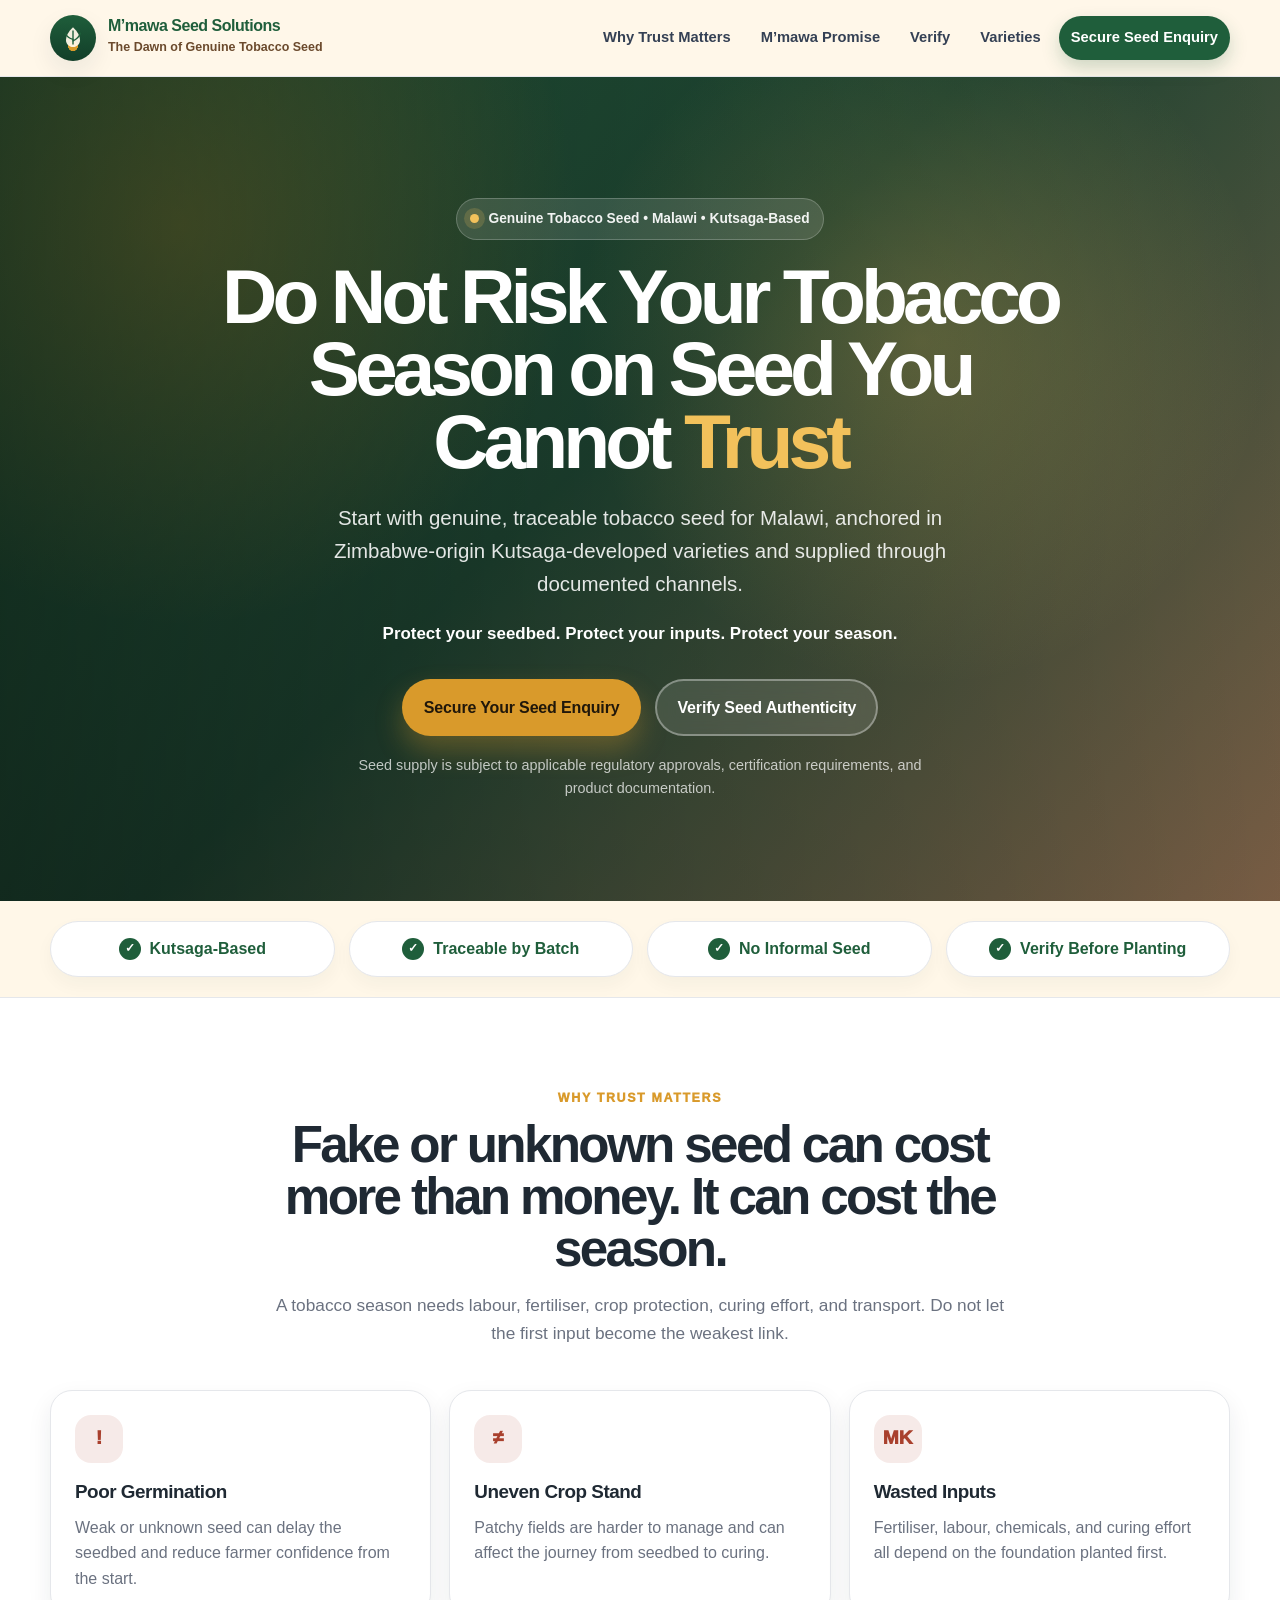
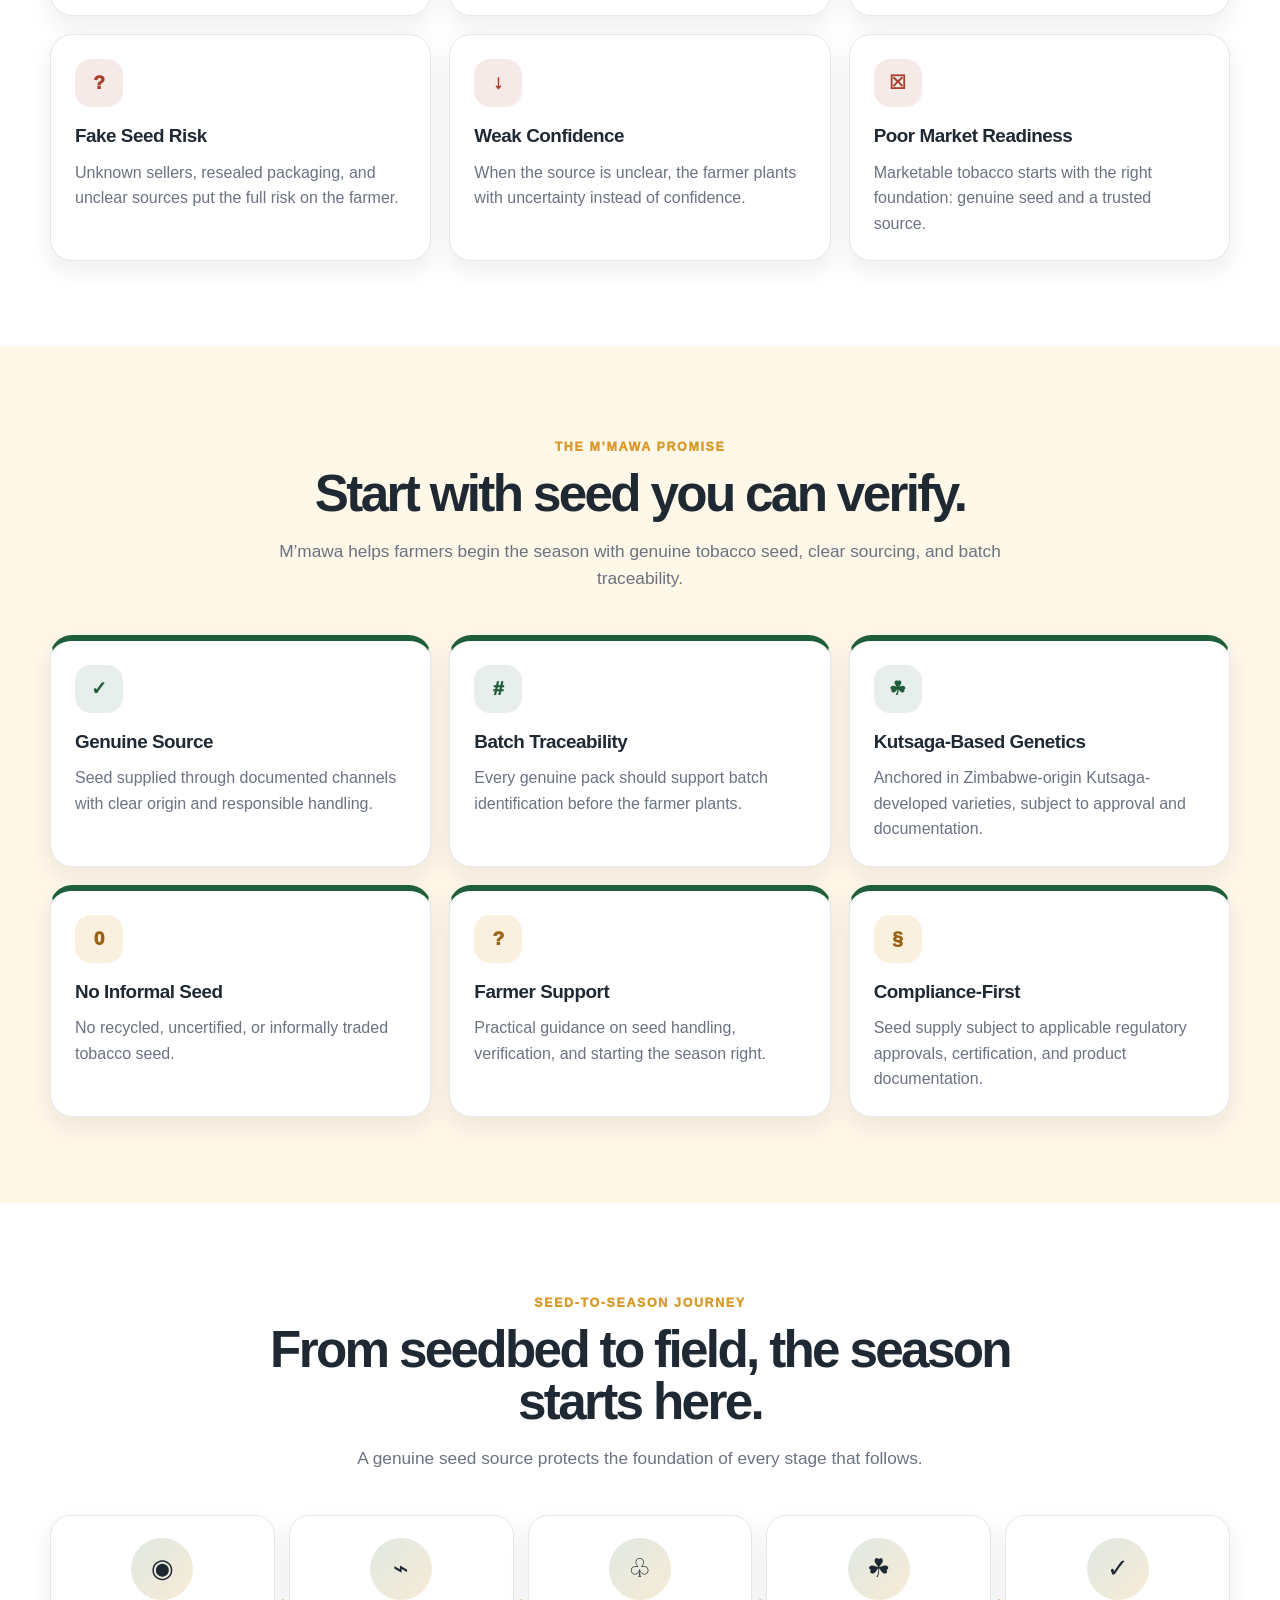
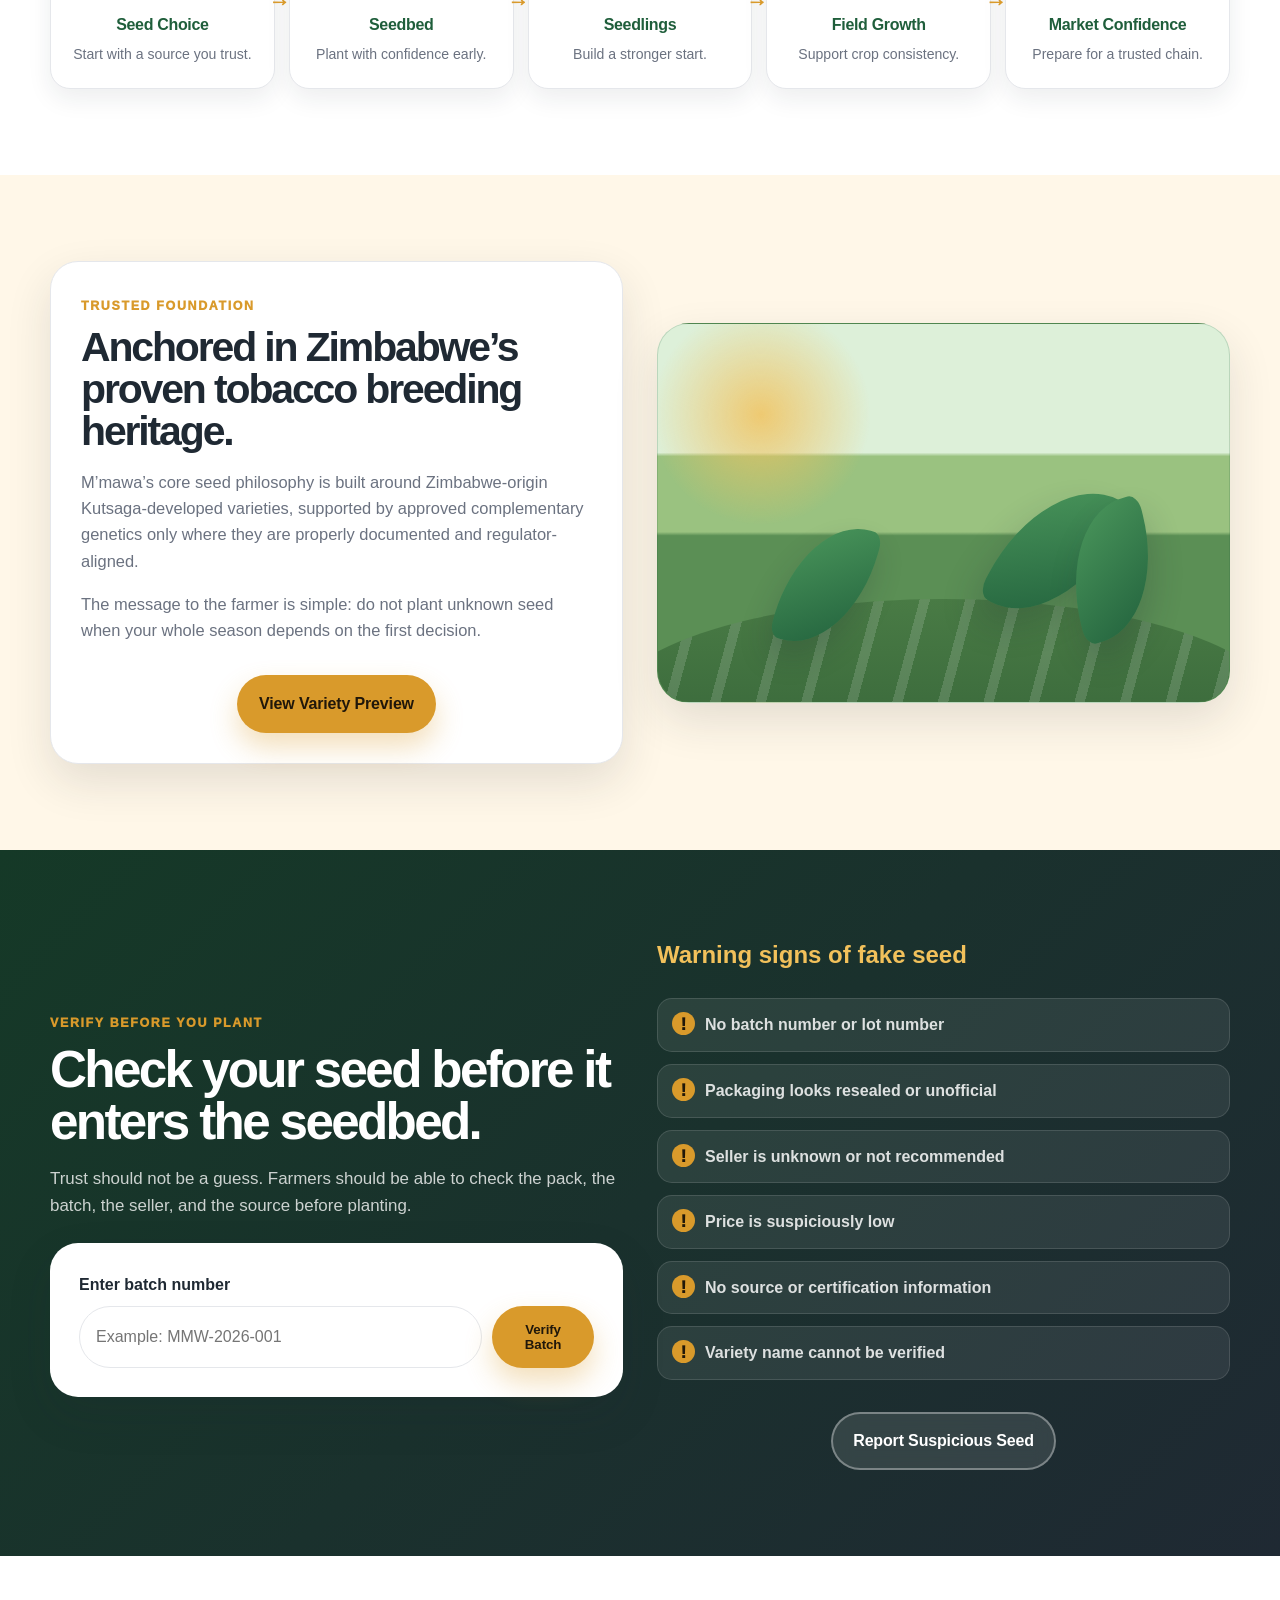
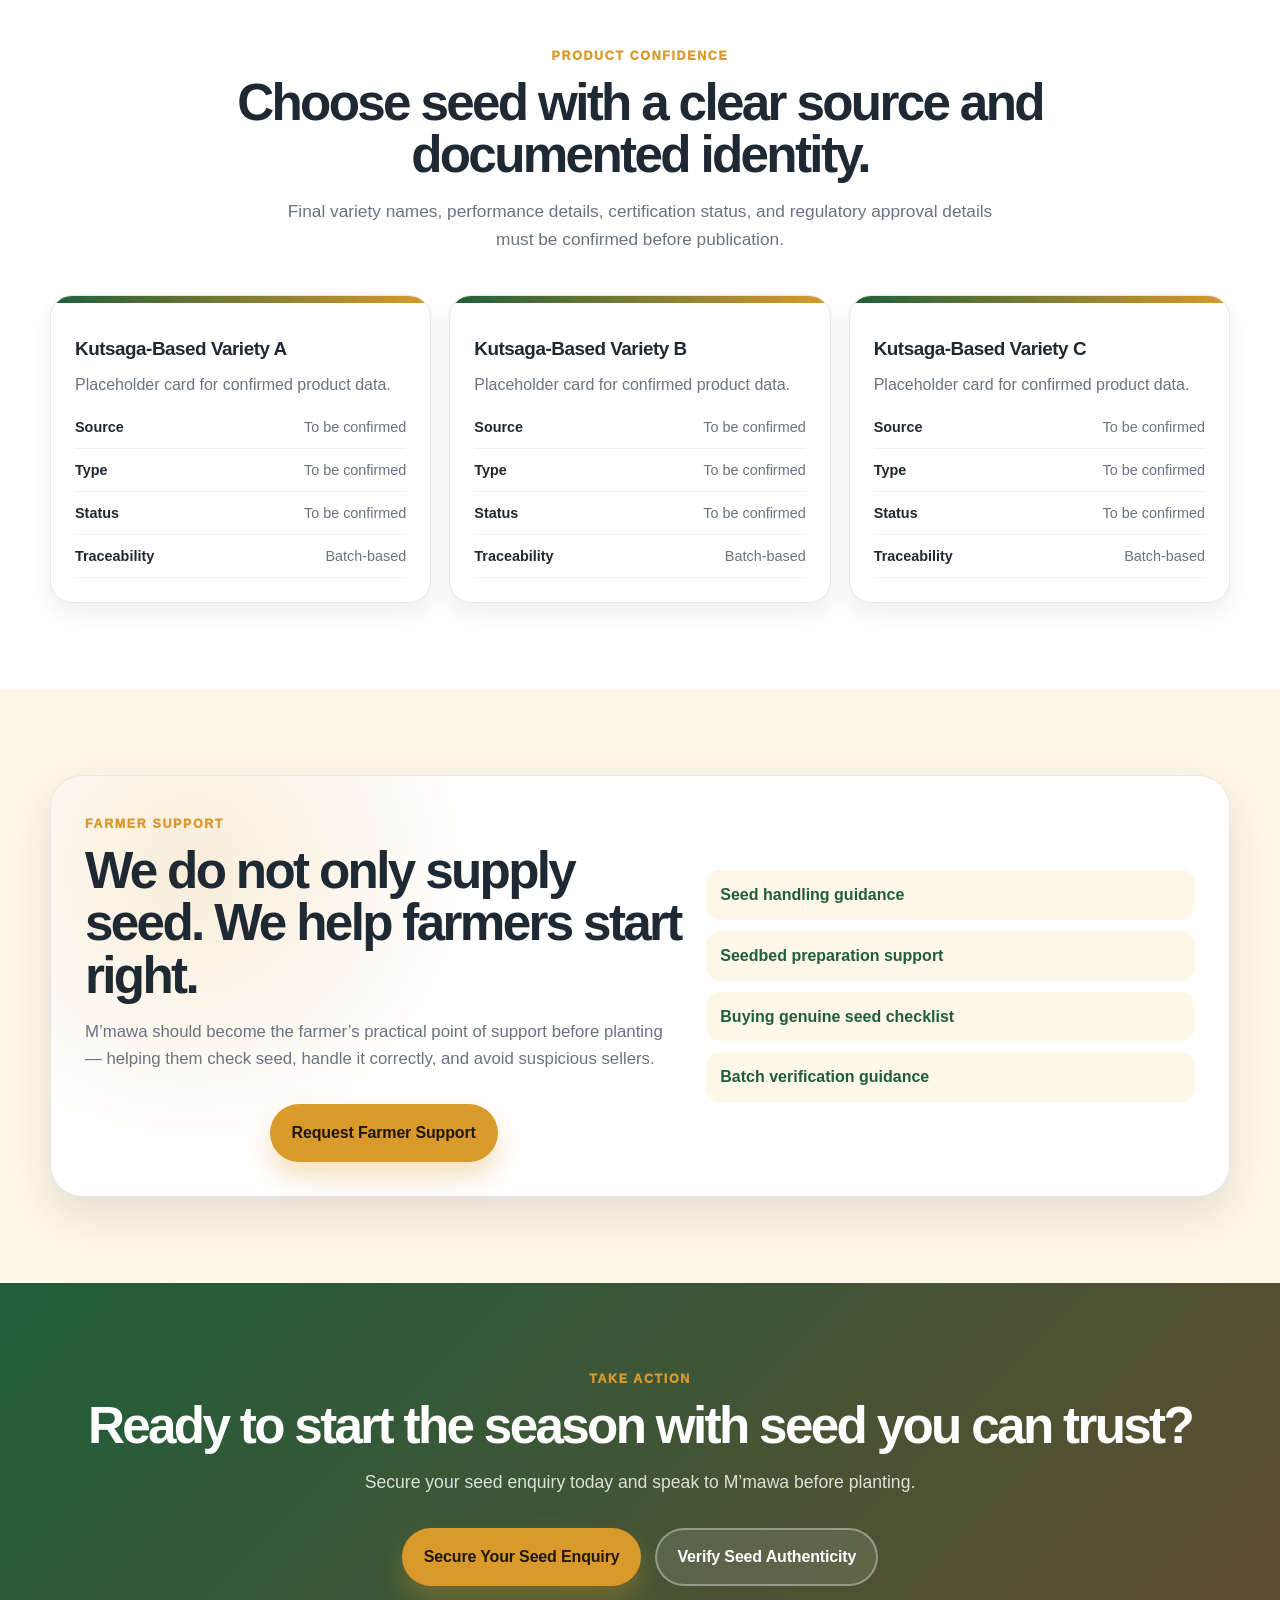
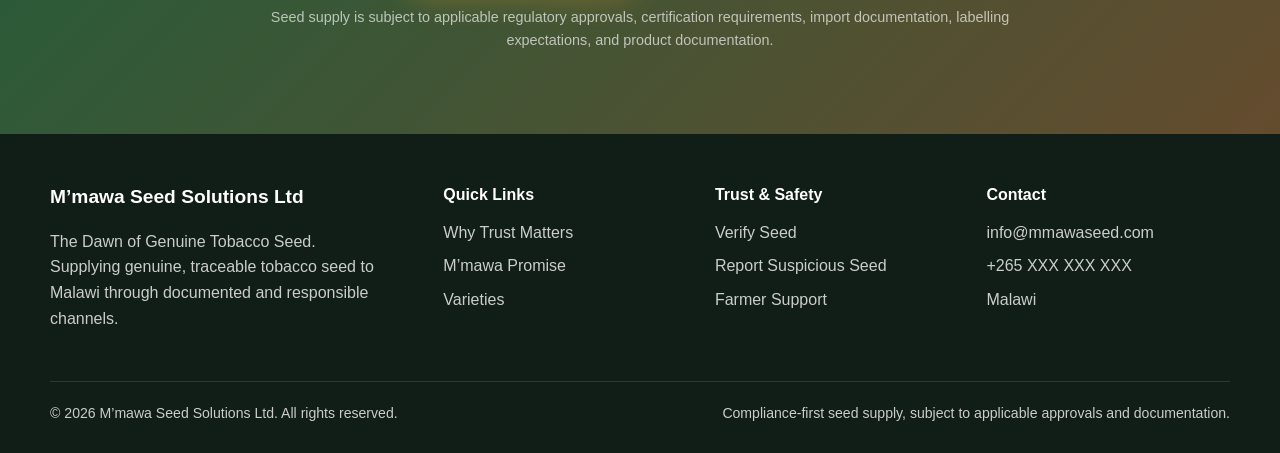
<file: index.html>
<!DOCTYPE html>
<html lang="en">
<head>
  <meta charset="UTF-8" />
  <meta name="viewport" content="width=device-width, initial-scale=1.0" />
  <title>M’mawa Seed Solutions Ltd | Seed You Can Trust</title>
  <meta name="description" content="M’mawa Seed Solutions Ltd helps Malawi tobacco farmers start the season with genuine, traceable tobacco seed anchored in Zimbabwe-origin Kutsaga-developed varieties." />
  <style>
    :root {
      --green: #1F5E3B;
      --green-2: #2F7A4C;
      --gold: #D99A2B;
      --gold-2: #F2C15B;
      --brown: #6B4A2D;
      --cream: #FFF7E8;
      --cream-2: #F7ECD6;
      --charcoal: #1F2933;
      --muted: #6B7280;
      --white: #FFFFFF;
      --border: #E5E7EB;
      --danger: #A9402D;
      --shadow: 0 18px 45px rgba(31, 41, 51, 0.12);
      --shadow-soft: 0 10px 25px rgba(31, 41, 51, 0.08);
      --radius: 22px;
      --radius-sm: 14px;
      --max: 1180px;
    }

    * { box-sizing: border-box; }

    html {
      scroll-behavior: smooth;
    }

    body {
      margin: 0;
      font-family: Inter, Segoe UI, Roboto, Helvetica, Arial, sans-serif;
      color: var(--charcoal);
      background: var(--white);
      line-height: 1.6;
    }

    a { color: inherit; text-decoration: none; }

    .container {
      width: min(var(--max), calc(100% - 40px));
      margin: 0 auto;
    }

    .skip-link {
      position: absolute;
      left: -999px;
      top: 12px;
      z-index: 999;
      padding: 10px 14px;
      background: var(--green);
      color: white;
      border-radius: 10px;
    }
    .skip-link:focus { left: 12px; }

    .site-header {
      position: sticky;
      top: 0;
      z-index: 100;
      background: rgba(255, 247, 232, 0.93);
      backdrop-filter: blur(16px);
      border-bottom: 1px solid rgba(229, 231, 235, 0.9);
    }

    .header-inner {
      width: min(var(--max), calc(100% - 28px));
      margin: 0 auto;
      display: flex;
      align-items: center;
      justify-content: space-between;
      min-height: 76px;
      gap: 20px;
    }

    .brand {
      display: flex;
      align-items: center;
      gap: 12px;
      min-width: 245px;
    }

    .brand-mark {
      width: 46px;
      height: 46px;
      border-radius: 50%;
      background:
        radial-gradient(circle at 50% 68%, var(--gold) 0 12%, transparent 13%),
        linear-gradient(180deg, var(--green), #123E29);
      display: grid;
      place-items: center;
      box-shadow: var(--shadow-soft);
      flex: 0 0 auto;
    }

    .brand-mark svg { width: 30px; height: 30px; }

    .brand-name {
      display: block;
      font-weight: 900;
      letter-spacing: -0.03em;
      color: var(--green);
      line-height: 1.05;
    }

    .brand-tag {
      display: block;
      font-size: 0.78rem;
      color: var(--brown);
      font-weight: 650;
      margin-top: 3px;
    }

    .main-nav {
      display: flex;
      align-items: center;
      gap: 6px;
      font-size: 0.92rem;
      font-weight: 750;
      color: #344054;
    }

    .main-nav a {
      padding: 10px 12px;
      border-radius: 999px;
    }

    .main-nav a:hover {
      background: rgba(31, 94, 59, 0.09);
      color: var(--green);
    }

    .nav-cta {
      background: var(--green);
      color: white !important;
      box-shadow: 0 8px 18px rgba(31, 94, 59, 0.22);
    }

    .menu-btn {
      display: none;
      border: 0;
      background: var(--green);
      color: white;
      border-radius: 12px;
      padding: 10px 12px;
      font-weight: 800;
      cursor: pointer;
    }

    .mobile-nav {
      display: none;
      width: min(var(--max), calc(100% - 28px));
      margin: 0 auto 14px;
      padding: 12px;
      border-radius: 18px;
      background: white;
      box-shadow: var(--shadow-soft);
    }

    .mobile-nav a {
      display: block;
      padding: 12px;
      border-radius: 12px;
      font-weight: 800;
      color: var(--charcoal);
    }

    .mobile-nav a:hover { background: var(--cream); }

    .hero {
      position: relative;
      overflow: hidden;
      min-height: calc(100vh - 76px);
      display: flex;
      align-items: center;
      background:
        radial-gradient(circle at 14% 18%, rgba(217, 154, 43, 0.32), transparent 31%),
        linear-gradient(135deg, rgba(31, 94, 59, 0.97), rgba(20, 63, 42, 0.95) 46%, rgba(107, 74, 45, 0.88));
      color: white;
    }

    .hero::before {
      content: "";
      position: absolute;
      inset: 0;
      background:
        linear-gradient(90deg, rgba(0,0,0,0.46), rgba(0,0,0,0.22) 44%, rgba(0,0,0,0.04)),
        radial-gradient(circle at 72% 32%, rgba(242, 193, 91, 0.28), transparent 32%);
      pointer-events: none;
      z-index: 1;
    }

    .hero-grid {
      position: relative;
      z-index: 2;
      display: grid;
      grid-template-columns: 1fr;
      align-items: center;
      gap: 42px;
      padding: 74px 0 54px;
      max-width: 850px;
      margin: 0 auto;
    }

    .hero-copy {
      display: flex;
      flex-direction: column;
      align-items: center;
      text-align: center;
    }

    .eyebrow {
      display: inline-flex;
      align-items: center;
      gap: 9px;
      padding: 9px 13px;
      border-radius: 999px;
      background: rgba(255, 255, 255, 0.12);
      border: 1px solid rgba(255, 255, 255, 0.22);
      color: rgba(255,255,255,0.93);
      font-weight: 850;
      font-size: 0.86rem;
      margin-bottom: 20px;
    }

    .eyebrow-dot {
      width: 9px;
      height: 9px;
      border-radius: 50%;
      background: var(--gold-2);
      box-shadow: 0 0 0 6px rgba(242, 193, 91, 0.18);
    }

    h1 {
      margin: 0;
      font-size: clamp(2.4rem, 6vw, 5.6rem);
      line-height: 0.95;
      letter-spacing: -0.065em;
      max-width: 850px;
    }

    .hero h1 span {
      color: var(--gold-2);
    }

    .hero-sub {
      max-width: 650px;
      margin: 24px auto 0;
      font-size: clamp(1.03rem, 2vw, 1.28rem);
      color: rgba(255,255,255,0.88);
    }

    .hero-promise {
      margin: 19px auto 0;
      font-size: 1.06rem;
      font-weight: 900;
      color: white;
    }

    .btn-row {
      display: flex;
      flex-wrap: wrap;
      gap: 14px;
      margin-top: 32px;
      justify-content: center;
    }

    .btn {
      display: inline-flex;
      align-items: center;
      justify-content: center;
      gap: 10px;
      border: 2px solid transparent;
      border-radius: 999px;
      padding: 14px 20px;
      min-height: 52px;
      font-weight: 900;
      letter-spacing: -0.01em;
      cursor: pointer;
      transition: transform 0.2s ease, box-shadow 0.2s ease, background 0.2s ease;
    }

    .btn:hover { transform: translateY(-2px); }

    .btn-primary {
      background: var(--gold);
      color: #20170A;
      box-shadow: 0 14px 28px rgba(217, 154, 43, 0.32);
    }

    .btn-light {
      background: rgba(255,255,255,0.11);
      border-color: rgba(255,255,255,0.35);
      color: white;
      backdrop-filter: blur(10px);
    }

    .hero-note {
      margin: 18px auto 0;
      color: rgba(255,255,255,0.72);
      font-size: 0.9rem;
      max-width: 590px;
    }

    .trust-strip {
      background: var(--cream);
      border-bottom: 1px solid var(--border);
    }

    .trust-grid {
      display: grid;
      grid-template-columns: repeat(4, 1fr);
      gap: 14px;
      padding: 20px 0;
    }

    .trust-pill {
      display: flex;
      align-items: center;
      justify-content: center;
      gap: 9px;
      background: white;
      border: 1px solid var(--border);
      padding: 14px 12px;
      border-radius: 999px;
      font-weight: 900;
      color: var(--green);
      box-shadow: 0 8px 18px rgba(31, 41, 51, 0.04);
      text-align: center;
    }

    .trust-pill .check {
      width: 22px;
      height: 22px;
      border-radius: 50%;
      display: grid;
      place-items: center;
      color: white;
      background: var(--green);
      font-size: 0.78rem;
      flex: 0 0 auto;
    }

    .section {
      padding: 86px 0;
    }

    .section-cream {
      background: var(--cream);
    }

    .section-dark {
      background: linear-gradient(135deg, #153927, #1F2933);
      color: white;
    }

    .section-head {
      max-width: 820px;
      margin: 0 auto 42px;
      text-align: center;
    }

    .section-label {
      display: inline-block;
      color: var(--gold);
      text-transform: uppercase;
      letter-spacing: 0.13em;
      font-weight: 950;
      font-size: 0.78rem;
      margin-bottom: 10px;
    }

    h2 {
      margin: 0;
      font-size: clamp(2rem, 4vw, 3.5rem);
      line-height: 1.02;
      letter-spacing: -0.052em;
      color: var(--charcoal);
    }

    .section-dark h2 { color: white; }

    .section-head p {
      font-size: 1.08rem;
      color: var(--muted);
      margin: 17px auto 0;
      max-width: 730px;
    }

    .section-dark .section-head p { color: rgba(255,255,255,0.78); }

    .cards {
      display: grid;
      grid-template-columns: repeat(3, 1fr);
      gap: 18px;
    }

    .card {
      background: white;
      border: 1px solid var(--border);
      border-radius: var(--radius);
      padding: 24px;
      box-shadow: var(--shadow-soft);
      transition: transform 0.2s ease, box-shadow 0.2s ease;
    }

    .card:hover {
      transform: translateY(-4px);
      box-shadow: var(--shadow);
    }

    .card h3 {
      margin: 14px 0 8px;
      font-size: 1.18rem;
      letter-spacing: -0.025em;
      color: var(--charcoal);
    }

    .card p {
      margin: 0;
      color: var(--muted);
    }

    .icon {
      width: 48px;
      height: 48px;
      border-radius: 16px;
      display: grid;
      place-items: center;
      background: rgba(31, 94, 59, 0.1);
      color: var(--green);
      font-weight: 950;
      font-size: 1.2rem;
    }

    .icon-gold {
      background: rgba(217,154,43,0.15);
      color: #9A6214;
    }

    .icon-red {
      background: rgba(169,64,45,0.11);
      color: var(--danger);
    }

    .promise-card {
      border-top: 6px solid var(--green);
    }

    .journey {
      display: grid;
      grid-template-columns: repeat(5, 1fr);
      align-items: stretch;
      gap: 14px;
      margin-top: 34px;
      position: relative;
    }

    .journey-step {
      background: white;
      border: 1px solid var(--border);
      border-radius: 20px;
      padding: 22px 15px;
      text-align: center;
      box-shadow: var(--shadow-soft);
      position: relative;
    }

    .journey-step:not(:last-child)::after {
      content: "→";
      position: absolute;
      right: -16px;
      top: 50%;
      transform: translateY(-50%);
      color: var(--gold);
      font-weight: 950;
      z-index: 1;
      font-size: 1.3rem;
    }

    .journey-icon {
      width: 62px;
      height: 62px;
      margin: 0 auto 12px;
      border-radius: 50%;
      background: linear-gradient(135deg, rgba(31,94,59,0.14), rgba(217,154,43,0.2));
      display: grid;
      place-items: center;
      font-size: 1.6rem;
    }

    .journey-step h3 {
      margin: 0 0 6px;
      color: var(--green);
      font-size: 1rem;
      letter-spacing: -0.02em;
    }

    .journey-step p {
      margin: 0;
      color: var(--muted);
      font-size: 0.88rem;
    }

    .split {
      display: grid;
      grid-template-columns: 1fr 1fr;
      gap: 34px;
      align-items: center;
    }

    .feature-box {
      background: white;
      border: 1px solid var(--border);
      border-radius: 28px;
      padding: 30px;
      box-shadow: var(--shadow);
    }

    .feature-box h2 {
      font-size: clamp(1.8rem, 3.2vw, 3rem);
    }

    .feature-box p {
      color: var(--muted);
      font-size: 1.03rem;
    }

    .visual-placeholder {
      min-height: 380px;
      border-radius: 32px;
      overflow: hidden;
      background:
        radial-gradient(circle at 18% 24%, rgba(242,193,91,0.82), transparent 20%),
        linear-gradient(180deg, #DDF0D9 0 34%, #9AC280 35% 55%, #5B8F55 56% 100%);
      position: relative;
      box-shadow: var(--shadow);
      border: 1px solid rgba(31,94,59,0.18);
    }

    .visual-placeholder::before {
      content: "";
      position: absolute;
      left: -10%;
      right: -10%;
      bottom: -35%;
      height: 62%;
      background:
        repeating-linear-gradient(105deg, rgba(255,255,255,0.14) 0 10px, transparent 10px 44px),
        linear-gradient(180deg, #497B45, #2F5C34);
      border-radius: 50% 50% 0 0;
    }

    .visual-leaf {
      position: absolute;
      width: 96px;
      height: 150px;
      border-radius: 84% 12% 84% 12%;
      background: linear-gradient(145deg, #4E9B5E, #1F5E3B);
      transform: rotate(28deg);
      box-shadow: 0 20px 35px rgba(31, 41, 51, 0.2);
    }

    .leaf-1 { right: 22%; bottom: 20%; }
    .leaf-2 { right: 12%; bottom: 15%; transform: rotate(-14deg) scale(0.9); }
    .leaf-3 { left: 21%; bottom: 11%; transform: rotate(16deg) scale(0.86); }

    .verify-panel {
      background: white;
      color: var(--charcoal);
      border-radius: 28px;
      box-shadow: var(--shadow);
      padding: 28px;
      border: 1px solid rgba(255,255,255,0.2);
    }

    .verify-panel label {
      display: block;
      font-weight: 900;
      margin-bottom: 8px;
    }

    .verify-row {
      display: flex;
      gap: 10px;
    }

    .verify-row input {
      width: 100%;
      border: 1px solid var(--border);
      border-radius: 999px;
      padding: 14px 16px;
      font: inherit;
      outline: none;
    }

    .verify-row input:focus {
      border-color: var(--gold);
      box-shadow: 0 0 0 4px rgba(217,154,43,0.18);
    }

    .verify-result {
      margin-top: 14px;
      padding: 13px 15px;
      border-radius: 14px;
      background: var(--cream);
      color: var(--brown);
      font-weight: 750;
      display: none;
    }

    .warning-list {
      display: grid;
      gap: 12px;
      margin-top: 0;
      padding: 0;
      list-style: none;
    }

    .warning-list li {
      display: flex;
      gap: 10px;
      align-items: flex-start;
      background: rgba(255,255,255,0.08);
      border: 1px solid rgba(255,255,255,0.12);
      border-radius: 15px;
      padding: 13px 14px;
      color: rgba(255,255,255,0.84);
      font-weight: 700;
    }

    .warning-list li::before {
      content: "!";
      display: grid;
      place-items: center;
      width: 23px;
      height: 23px;
      border-radius: 50%;
      background: var(--gold);
      color: #211809;
      font-weight: 950;
      flex: 0 0 auto;
    }

    .variety-card {
      position: relative;
      overflow: hidden;
    }

    .variety-card::before {
      content: "";
      position: absolute;
      inset: 0 0 auto 0;
      height: 7px;
      background: linear-gradient(90deg, var(--green), var(--gold));
    }

    .meta-list {
      display: grid;
      gap: 10px;
      margin: 18px 0 0;
    }

    .meta-row {
      display: flex;
      justify-content: space-between;
      gap: 16px;
      border-bottom: 1px solid #F0F2F4;
      padding-bottom: 9px;
      font-size: 0.9rem;
    }

    .meta-row strong { color: var(--charcoal); }
    .meta-row span { color: var(--muted); text-align: right; }

    .support-strip {
      display: grid;
      grid-template-columns: 1.1fr 0.9fr;
      gap: 24px;
      align-items: center;
      background:
        radial-gradient(circle at 12% 22%, rgba(217,154,43,0.18), transparent 26%),
        white;
      border: 1px solid var(--border);
      border-radius: 32px;
      padding: 34px;
      box-shadow: var(--shadow);
    }

    .support-list {
      display: grid;
      gap: 11px;
      padding: 0;
      list-style: none;
      margin: 0;
    }

    .support-list li {
      background: var(--cream);
      border-radius: 14px;
      padding: 12px 14px;
      font-weight: 850;
      color: var(--green);
    }

    .final-cta {
      position: relative;
      overflow: hidden;
      background:
        linear-gradient(135deg, rgba(31,94,59,0.98), rgba(107,74,45,0.92)),
        var(--green);
      color: white;
      text-align: center;
      padding: 82px 0;
    }

    .final-cta h2 { color: white; }
    .final-cta p {
      max-width: 700px;
      margin: 16px auto 0;
      color: rgba(255,255,255,0.82);
      font-size: 1.1rem;
    }

    .final-cta .btn-row { justify-content: center; }

    .compliance-note {
      margin: 20px auto 0;
      max-width: 760px;
      color: rgba(255,255,255,0.66);
      font-size: 0.9rem;
    }

    .site-footer {
      background: #111D17;
      color: rgba(255,255,255,0.78);
      padding: 48px 0 28px;
    }

    .footer-grid {
      display: grid;
      grid-template-columns: 1.5fr repeat(3, 1fr);
      gap: 28px;
    }

    .footer-grid h4 {
      margin: 0 0 12px;
      color: white;
    }

    .footer-grid ul {
      padding: 0;
      margin: 0;
      list-style: none;
      display: grid;
      gap: 8px;
    }

    .footer-grid a:hover { color: var(--gold-2); }

    .footer-brand {
      max-width: 340px;
    }

    .footer-bottom {
      border-top: 1px solid rgba(255,255,255,0.12);
      margin-top: 34px;
      padding-top: 20px;
      display: flex;
      justify-content: space-between;
      gap: 20px;
      font-size: 0.88rem;
    }

    .reveal {
      opacity: 0;
      transform: translateY(24px);
      transition: opacity 0.7s ease, transform 0.7s ease;
    }
    .reveal.show {
      opacity: 1;
      transform: translateY(0);
    }

    @media (max-width: 980px) {
      .main-nav { display: none; }
      .menu-btn { display: inline-flex; }
      .mobile-nav.open { display: block; }
      .hero-grid,
      .split,
      .support-strip {
        grid-template-columns: 1fr;
      }
      .hero {
        min-height: auto;
      }
      .trust-grid,
      .cards {
        grid-template-columns: repeat(2, 1fr);
      }
      .journey {
        grid-template-columns: 1fr;
      }
      .journey-step:not(:last-child)::after {
        content: "↓";
        right: 50%;
        top: auto;
        bottom: -24px;
        transform: translateX(50%);
      }
      .footer-grid {
        grid-template-columns: 1fr 1fr;
      }
    }

    @media (max-width: 620px) {
      .container {
        width: min(var(--max), calc(100% - 26px));
      }
      .header-inner {
        min-height: 70px;
      }
      .brand-tag { display: none; }
      .brand-name { font-size: 0.92rem; }
      .hero-grid { padding: 48px 0 40px; }
      .btn-row { flex-direction: column; }
      .btn { width: 100%; }
      .trust-grid,
      .cards,
      .footer-grid {
        grid-template-columns: 1fr;
      }
      .section {
        padding: 62px 0;
      }
      .verify-row {
        flex-direction: column;
      }
      .footer-bottom {
        flex-direction: column;
      }
    }
  </style>
</head>
<body>
  <a class="skip-link" href="#main">Skip to main content</a>

  <header class="site-header">
    <div class="header-inner">
      <a class="brand" href="#top" aria-label="M’mawa Seed Solutions home">
        <span class="brand-mark" aria-hidden="true">
          <svg viewBox="0 0 64 64" fill="none">
            <path d="M32 9C22 18 17 28 17 36c0 8.5 6.5 15 15 15s15-6.5 15-15c0-8-5-18-15-27Z" fill="#FFF7E8" opacity=".95"/>
            <path d="M32 17v28" stroke="#1F5E3B" stroke-width="3" stroke-linecap="round"/>
            <path d="M32 35c-8-2-13-6-16-12" stroke="#1F5E3B" stroke-width="3" stroke-linecap="round"/>
            <path d="M32 38c8-3 13-8 16-16" stroke="#1F5E3B" stroke-width="3" stroke-linecap="round"/>
          </svg>
        </span>
        <span>
          <span class="brand-name">M’mawa Seed Solutions</span>
          <span class="brand-tag">The Dawn of Genuine Tobacco Seed</span>
        </span>
      </a>

      <nav class="main-nav" aria-label="Main navigation">
        <a href="#why">Why Trust Matters</a>
        <a href="#promise">M’mawa Promise</a>
        <a href="#verify">Verify</a>
        <a href="#varieties">Varieties</a>
        <a class="nav-cta" href="#enquiry">Secure Seed Enquiry</a>
      </nav>

      <button class="menu-btn" type="button" id="menuBtn" aria-expanded="false" aria-controls="mobileNav">Menu</button>
    </div>

    <nav class="mobile-nav" id="mobileNav" aria-label="Mobile navigation">
      <a href="#why">Why Trust Matters</a>
      <a href="#promise">M’mawa Promise</a>
      <a href="#verify">Verify</a>
      <a href="#varieties">Varieties</a>
      <a href="#enquiry">Secure Seed Enquiry</a>
    </nav>
  </header>

  <main id="main">
    <section class="hero" id="top" aria-labelledby="hero-title">
      <div class="container hero-grid">
        <div class="hero-copy">
          <div class="eyebrow"><span class="eyebrow-dot"></span> Genuine Tobacco Seed • Malawi • Kutsaga-Based</div>
          <h1 id="hero-title">Do Not Risk Your Tobacco Season on Seed You Cannot <span>Trust</span></h1>
          <p class="hero-sub">
            Start with genuine, traceable tobacco seed for Malawi, anchored in Zimbabwe-origin Kutsaga-developed varieties and supplied through documented channels.
          </p>
          <p class="hero-promise">Protect your seedbed. Protect your inputs. Protect your season.</p>
          <div class="btn-row">
            <a href="#enquiry" class="btn btn-primary">Secure Your Seed Enquiry</a>
            <a href="#verify" class="btn btn-light">Verify Seed Authenticity</a>
          </div>
          <p class="hero-note">Seed supply is subject to applicable regulatory approvals, certification requirements, and product documentation.</p>
        </div>
      </div>
    </section>

    <section class="trust-strip" aria-label="Trust indicators">
      <div class="container trust-grid">
        <div class="trust-pill"><span class="check">✓</span>Kutsaga-Based</div>
        <div class="trust-pill"><span class="check">✓</span>Traceable by Batch</div>
        <div class="trust-pill"><span class="check">✓</span>No Informal Seed</div>
        <div class="trust-pill"><span class="check">✓</span>Verify Before Planting</div>
      </div>
    </section>

    <section class="section" id="why" aria-labelledby="why-title">
      <div class="container">
        <div class="section-head reveal">
          <span class="section-label">Why Trust Matters</span>
          <h2 id="why-title">Fake or unknown seed can cost more than money. It can cost the season.</h2>
          <p>A tobacco season needs labour, fertiliser, crop protection, curing effort, and transport. Do not let the first input become the weakest link.</p>
        </div>

        <div class="cards">
          <article class="card reveal">
            <div class="icon icon-red">!</div>
            <h3>Poor Germination</h3>
            <p>Weak or unknown seed can delay the seedbed and reduce farmer confidence from the start.</p>
          </article>
          <article class="card reveal">
            <div class="icon icon-red">≠</div>
            <h3>Uneven Crop Stand</h3>
            <p>Patchy fields are harder to manage and can affect the journey from seedbed to curing.</p>
          </article>
          <article class="card reveal">
            <div class="icon icon-red">MK</div>
            <h3>Wasted Inputs</h3>
            <p>Fertiliser, labour, chemicals, and curing effort all depend on the foundation planted first.</p>
          </article>
          <article class="card reveal">
            <div class="icon icon-red">?</div>
            <h3>Fake Seed Risk</h3>
            <p>Unknown sellers, resealed packaging, and unclear sources put the full risk on the farmer.</p>
          </article>
          <article class="card reveal">
            <div class="icon icon-red">↓</div>
            <h3>Weak Confidence</h3>
            <p>When the source is unclear, the farmer plants with uncertainty instead of confidence.</p>
          </article>
          <article class="card reveal">
            <div class="icon icon-red">☒</div>
            <h3>Poor Market Readiness</h3>
            <p>Marketable tobacco starts with the right foundation: genuine seed and a trusted source.</p>
          </article>
        </div>
      </div>
    </section>

    <section class="section section-cream" id="promise" aria-labelledby="promise-title">
      <div class="container">
        <div class="section-head reveal">
          <span class="section-label">The M’mawa Promise</span>
          <h2 id="promise-title">Start with seed you can verify.</h2>
          <p>M’mawa helps farmers begin the season with genuine tobacco seed, clear sourcing, and batch traceability.</p>
        </div>

        <div class="cards">
          <article class="card promise-card reveal">
            <div class="icon">✓</div>
            <h3>Genuine Source</h3>
            <p>Seed supplied through documented channels with clear origin and responsible handling.</p>
          </article>
          <article class="card promise-card reveal">
            <div class="icon">#</div>
            <h3>Batch Traceability</h3>
            <p>Every genuine pack should support batch identification before the farmer plants.</p>
          </article>
          <article class="card promise-card reveal">
            <div class="icon">☘</div>
            <h3>Kutsaga-Based Genetics</h3>
            <p>Anchored in Zimbabwe-origin Kutsaga-developed varieties, subject to approval and documentation.</p>
          </article>
          <article class="card promise-card reveal">
            <div class="icon icon-gold">0</div>
            <h3>No Informal Seed</h3>
            <p>No recycled, uncertified, or informally traded tobacco seed.</p>
          </article>
          <article class="card promise-card reveal">
            <div class="icon icon-gold">?</div>
            <h3>Farmer Support</h3>
            <p>Practical guidance on seed handling, verification, and starting the season right.</p>
          </article>
          <article class="card promise-card reveal">
            <div class="icon icon-gold">§</div>
            <h3>Compliance-First</h3>
            <p>Seed supply subject to applicable regulatory approvals, certification, and product documentation.</p>
          </article>
        </div>
      </div>
    </section>

    <section class="section" aria-labelledby="journey-title">
      <div class="container">
        <div class="section-head reveal">
          <span class="section-label">Seed-to-Season Journey</span>
          <h2 id="journey-title">From seedbed to field, the season starts here.</h2>
          <p>A genuine seed source protects the foundation of every stage that follows.</p>
        </div>

        <div class="journey reveal" aria-label="Seed to market confidence journey">
          <div class="journey-step">
            <div class="journey-icon">◉</div>
            <h3>Seed Choice</h3>
            <p>Start with a source you trust.</p>
          </div>
          <div class="journey-step">
            <div class="journey-icon">⌁</div>
            <h3>Seedbed</h3>
            <p>Plant with confidence early.</p>
          </div>
          <div class="journey-step">
            <div class="journey-icon">♧</div>
            <h3>Seedlings</h3>
            <p>Build a stronger start.</p>
          </div>
          <div class="journey-step">
            <div class="journey-icon">☘</div>
            <h3>Field Growth</h3>
            <p>Support crop consistency.</p>
          </div>
          <div class="journey-step">
            <div class="journey-icon">✓</div>
            <h3>Market Confidence</h3>
            <p>Prepare for a trusted chain.</p>
          </div>
        </div>
      </div>
    </section>

    <section class="section section-cream" aria-labelledby="kutsaga-title">
      <div class="container split">
        <div class="feature-box reveal">
          <span class="section-label">Trusted Foundation</span>
          <h2 id="kutsaga-title">Anchored in Zimbabwe’s proven tobacco breeding heritage.</h2>
          <p>
            M’mawa’s core seed philosophy is built around Zimbabwe-origin Kutsaga-developed varieties, supported by approved complementary genetics only where they are properly documented and regulator-aligned.
          </p>
          <p>
            The message to the farmer is simple: do not plant unknown seed when your whole season depends on the first decision.
          </p>
          <div class="btn-row">
            <a href="#varieties" class="btn btn-primary">View Variety Preview</a>
          </div>
        </div>

        <div class="visual-placeholder reveal" aria-label="Illustrative tobacco field with healthy leaves">
          <span class="visual-leaf leaf-1"></span>
          <span class="visual-leaf leaf-2"></span>
          <span class="visual-leaf leaf-3"></span>
        </div>
      </div>
    </section>

    <section class="section section-dark" id="verify" aria-labelledby="verify-title">
      <div class="container split">
        <div class="reveal">
          <span class="section-label">Verify Before You Plant</span>
          <h2 id="verify-title">Check your seed before it enters the seedbed.</h2>
          <p style="color:rgba(255,255,255,.78); font-size:1.06rem;">
            Trust should not be a guess. Farmers should be able to check the pack, the batch, the seller, and the source before planting.
          </p>

          <div class="verify-panel" style="margin-top:24px;">
            <label for="batchNumber">Enter batch number</label>
            <div class="verify-row">
              <input id="batchNumber" type="text" placeholder="Example: MMW-2026-001" />
              <button id="verifyBtn" class="btn btn-primary" type="button">Verify Batch</button>
            </div>
            <div id="verifyResult" class="verify-result" role="status" aria-live="polite"></div>
          </div>
        </div>

        <div class="reveal">
          <h3 style="font-size:1.5rem; margin-top:0; color:var(--gold-2);">Warning signs of fake seed</h3>
          <ul class="warning-list">
            <li>No batch number or lot number</li>
            <li>Packaging looks resealed or unofficial</li>
            <li>Seller is unknown or not recommended</li>
            <li>Price is suspiciously low</li>
            <li>No source or certification information</li>
            <li>Variety name cannot be verified</li>
          </ul>
          <div class="btn-row">
            <a href="#enquiry" class="btn btn-light">Report Suspicious Seed</a>
          </div>
        </div>
      </div>
    </section>

    <section class="section" id="varieties" aria-labelledby="variety-title">
      <div class="container">
        <div class="section-head reveal">
          <span class="section-label">Product Confidence</span>
          <h2 id="variety-title">Choose seed with a clear source and documented identity.</h2>
          <p>Final variety names, performance details, certification status, and regulatory approval details must be confirmed before publication.</p>
        </div>

        <div class="cards">
          <article class="card variety-card reveal">
            <h3>Kutsaga-Based Variety A</h3>
            <p>Placeholder card for confirmed product data.</p>
            <div class="meta-list">
              <div class="meta-row"><strong>Source</strong><span>To be confirmed</span></div>
              <div class="meta-row"><strong>Type</strong><span>To be confirmed</span></div>
              <div class="meta-row"><strong>Status</strong><span>To be confirmed</span></div>
              <div class="meta-row"><strong>Traceability</strong><span>Batch-based</span></div>
            </div>
          </article>
          <article class="card variety-card reveal">
            <h3>Kutsaga-Based Variety B</h3>
            <p>Placeholder card for confirmed product data.</p>
            <div class="meta-list">
              <div class="meta-row"><strong>Source</strong><span>To be confirmed</span></div>
              <div class="meta-row"><strong>Type</strong><span>To be confirmed</span></div>
              <div class="meta-row"><strong>Status</strong><span>To be confirmed</span></div>
              <div class="meta-row"><strong>Traceability</strong><span>Batch-based</span></div>
            </div>
          </article>
          <article class="card variety-card reveal">
            <h3>Kutsaga-Based Variety C</h3>
            <p>Placeholder card for confirmed product data.</p>
            <div class="meta-list">
              <div class="meta-row"><strong>Source</strong><span>To be confirmed</span></div>
              <div class="meta-row"><strong>Type</strong><span>To be confirmed</span></div>
              <div class="meta-row"><strong>Status</strong><span>To be confirmed</span></div>
              <div class="meta-row"><strong>Traceability</strong><span>Batch-based</span></div>
            </div>
          </article>
        </div>
      </div>
    </section>

    <section class="section section-cream" aria-labelledby="support-title">
      <div class="container">
        <div class="support-strip reveal">
          <div>
            <span class="section-label">Farmer Support</span>
            <h2 id="support-title">We do not only supply seed. We help farmers start right.</h2>
            <p style="color:var(--muted); font-size:1.05rem;">
              M’mawa should become the farmer’s practical point of support before planting — helping them check seed, handle it correctly, and avoid suspicious sellers.
            </p>
            <div class="btn-row">
              <a href="#enquiry" class="btn btn-primary">Request Farmer Support</a>
            </div>
          </div>
          <ul class="support-list">
            <li>Seed handling guidance</li>
            <li>Seedbed preparation support</li>
            <li>Buying genuine seed checklist</li>
            <li>Batch verification guidance</li>
          </ul>
        </div>
      </div>
    </section>

    <section class="final-cta" id="enquiry" aria-labelledby="cta-title">
      <div class="container">
        <span class="section-label">Take Action</span>
        <h2 id="cta-title">Ready to start the season with seed you can trust?</h2>
        <p>Secure your seed enquiry today and speak to M’mawa before planting.</p>
        <div class="btn-row">
          <a class="btn btn-primary" href="mailto:info@mmawaseed.com?subject=Seed%20Enquiry%20-%20M%E2%80%99mawa%20Seed%20Solutions">Secure Your Seed Enquiry</a>
          <a class="btn btn-light" href="#verify">Verify Seed Authenticity</a>
        </div>
        <div class="compliance-note">
          Seed supply is subject to applicable regulatory approvals, certification requirements, import documentation, labelling expectations, and product documentation.
        </div>
      </div>
    </section>
  </main>

  <footer class="site-footer">
    <div class="container">
      <div class="footer-grid">
        <div class="footer-brand">
          <strong style="color:white; font-size:1.2rem;">M’mawa Seed Solutions Ltd</strong>
          <p>The Dawn of Genuine Tobacco Seed. Supplying genuine, traceable tobacco seed to Malawi through documented and responsible channels.</p>
        </div>
        <div>
          <h4>Quick Links</h4>
          <ul>
            <li><a href="#why">Why Trust Matters</a></li>
            <li><a href="#promise">M’mawa Promise</a></li>
            <li><a href="#varieties">Varieties</a></li>
          </ul>
        </div>
        <div>
          <h4>Trust & Safety</h4>
          <ul>
            <li><a href="#verify">Verify Seed</a></li>
            <li><a href="#verify">Report Suspicious Seed</a></li>
            <li><a href="#enquiry">Farmer Support</a></li>
          </ul>
        </div>
        <div>
          <h4>Contact</h4>
          <ul>
            <li><a href="mailto:info@mmawaseed.com">info@mmawaseed.com</a></li>
            <li><a href="tel:+265XXXXXXXX">+265 XXX XXX XXX</a></li>
            <li>Malawi</li>
          </ul>
        </div>
      </div>
      <div class="footer-bottom">
        <span>© <span id="year"></span> M’mawa Seed Solutions Ltd. All rights reserved.</span>
        <span>Compliance-first seed supply, subject to applicable approvals and documentation.</span>
      </div>
    </div>
  </footer>

  <script>
    const menuBtn = document.getElementById('menuBtn');
    const mobileNav = document.getElementById('mobileNav');
    menuBtn?.addEventListener('click', () => {
      const isOpen = mobileNav.classList.toggle('open');
      menuBtn.setAttribute('aria-expanded', String(isOpen));
    });

    document.querySelectorAll('#mobileNav a').forEach(link => {
      link.addEventListener('click', () => {
        mobileNav.classList.remove('open');
        menuBtn.setAttribute('aria-expanded', 'false');
      });
    });

    document.getElementById('year').textContent = new Date().getFullYear();

    const verifyBtn = document.getElementById('verifyBtn');
    const batchNumber = document.getElementById('batchNumber');
    const verifyResult = document.getElementById('verifyResult');

    verifyBtn?.addEventListener('click', () => {
      const value = batchNumber.value.trim();
      verifyResult.style.display = 'block';
      if (!value) {
        verifyResult.textContent = 'Please enter a batch number before verification.';
        return;
      }
      verifyResult.textContent = 'Demo verification only. Final batch verification must be connected to official M’mawa seed records before launch.';
    });

    const observer = new IntersectionObserver((entries) => {
      entries.forEach(entry => {
        if (entry.isIntersecting) entry.target.classList.add('show');
      });
    }, { threshold: 0.12 });

    document.querySelectorAll('.reveal').forEach(el => observer.observe(el));
  </script>
</body>
</html>
</file>
